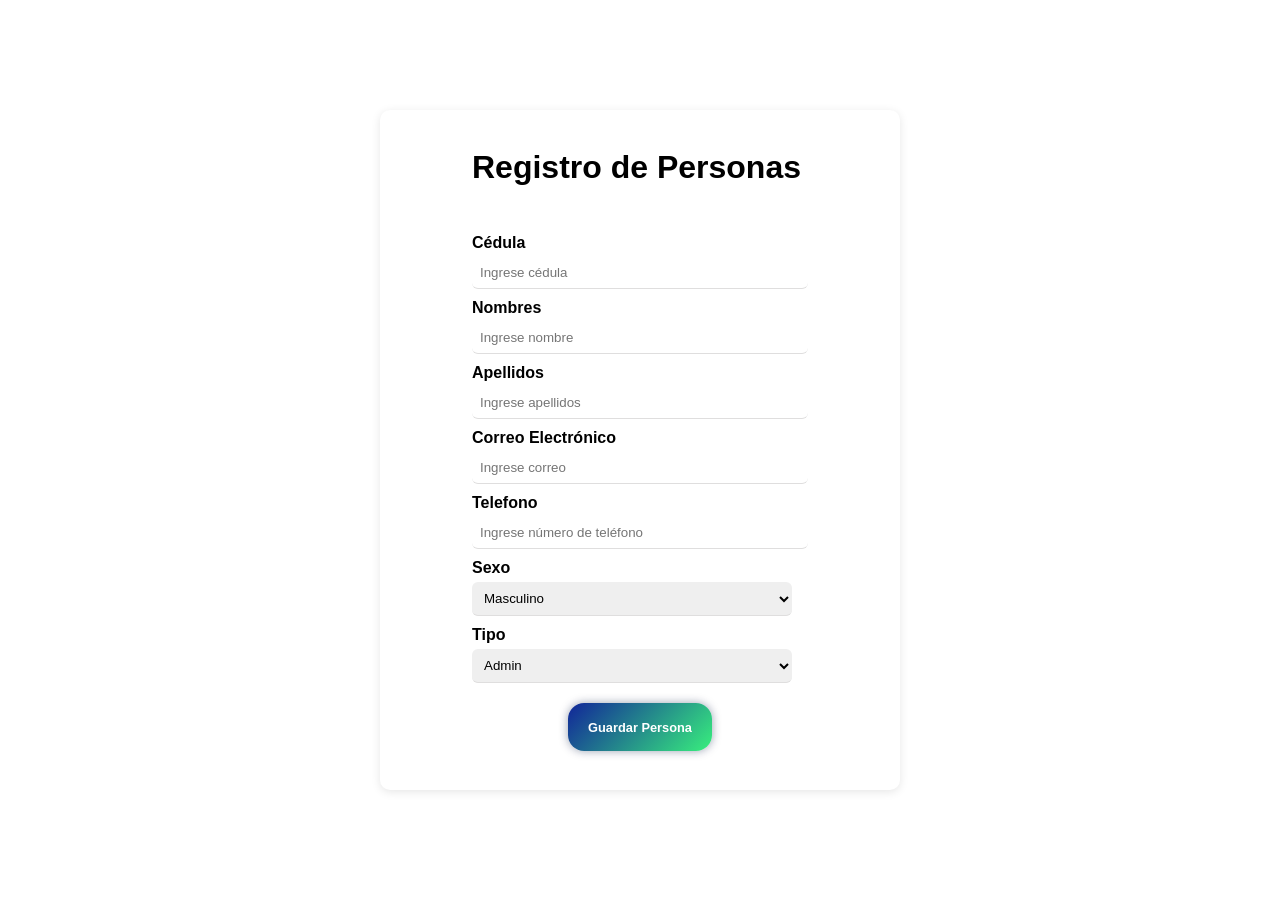
<file: usuarios/index.html>
<!DOCTYPE html>
<html lang="es">
	<head>
		<meta charset="UTF-8" />
		<meta name="viewport" content="width=device-width, initial-scale=1.0" />
		<title>Gestión de Personas</title>
		<link rel="stylesheet" href="styles.css" />
	</head>
	<body>
		<div class="cuadro">
			<div class="inter">
				<h1>Registro de Personas</h1>
				<label>Cédula</label>
				<input type="text" id="cedula" placeholder="Ingrese cédula" />

				<label>Nombres</label>
				<input type="text" id="nombre" placeholder="Ingrese nombre" />

				<label>Apellidos</label>
				<input type="text" id="apellido" placeholder="Ingrese apellidos" />

				<label>Correo Electrónico</label>
				<input type="email" id="email" placeholder="Ingrese correo" />

				<label>Telefono</label>
				<input type="tel" id="tel" placeholder="Ingrese número de teléfono" />

				<label>Sexo</label>
				<select id="sexo">
					<option value="Masculino">Masculino</option>
					<option value="Femenino">Femenino</option>
				</select>

				<label>Tipo</label>
				<select id="tipo">
					<option value="Admin">Admin</option>
					<option value="Usuario">Usuario</option>
				</select>

				<div class="botones">
					<button id="boton">Guardar Persona</button>
				</div>
			</div>
		</div>
		<script src="main.js"></script>
	</body>
</html>
</file>
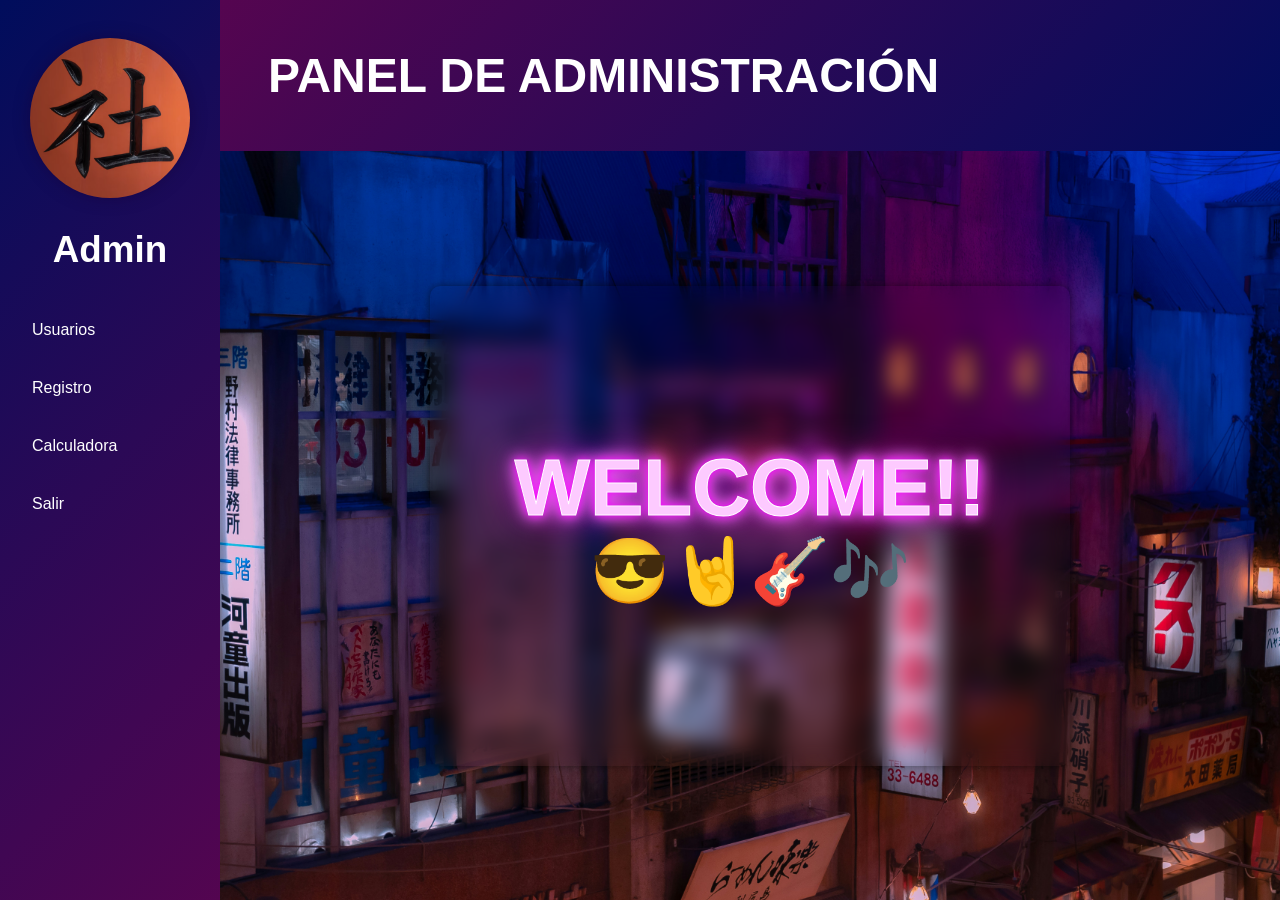
<file: inicio/inico.html>
<!DOCTYPE html>
<html lang="es">
	<head>
		<meta charset="UTF-8" />
		<title>Admin panel</title>
		<link rel="stylesheet" href="../inicio/iniciostyles.css" />
	</head>
	<body>
		<header>
			<h1>Panel de Administración</h1>
		</header>

		<div class="sidebar">
			<div class="algo">
				<img src="../images/Captura de pantalla 2025-11-08 223833.png" alt="" />
				<h2>Admin</h2>
			</div>
			<a href="../usuarios/index.html" target="contenido">Usuarios</a>
			<a href="../usuarios/mostrarusuarios/mostrar.html" id="mostrar" target="contenido"
				>Registro</a
			>
			<a href="../calculadora/html/calculadora.html" target="contenido">Calculadora</a>
			<a href="../login/login.html">Salir</a>
		</div>

		<main>
			<div class="window">
				<h3>WELCOME!!</h3>
				<p>😎🤘🎸🎶</p>
			</div>
			<iframe name="contenido"></iframe>
		</main>
		<script src="inicio.js"></script>
	</body>
</html>
</file>
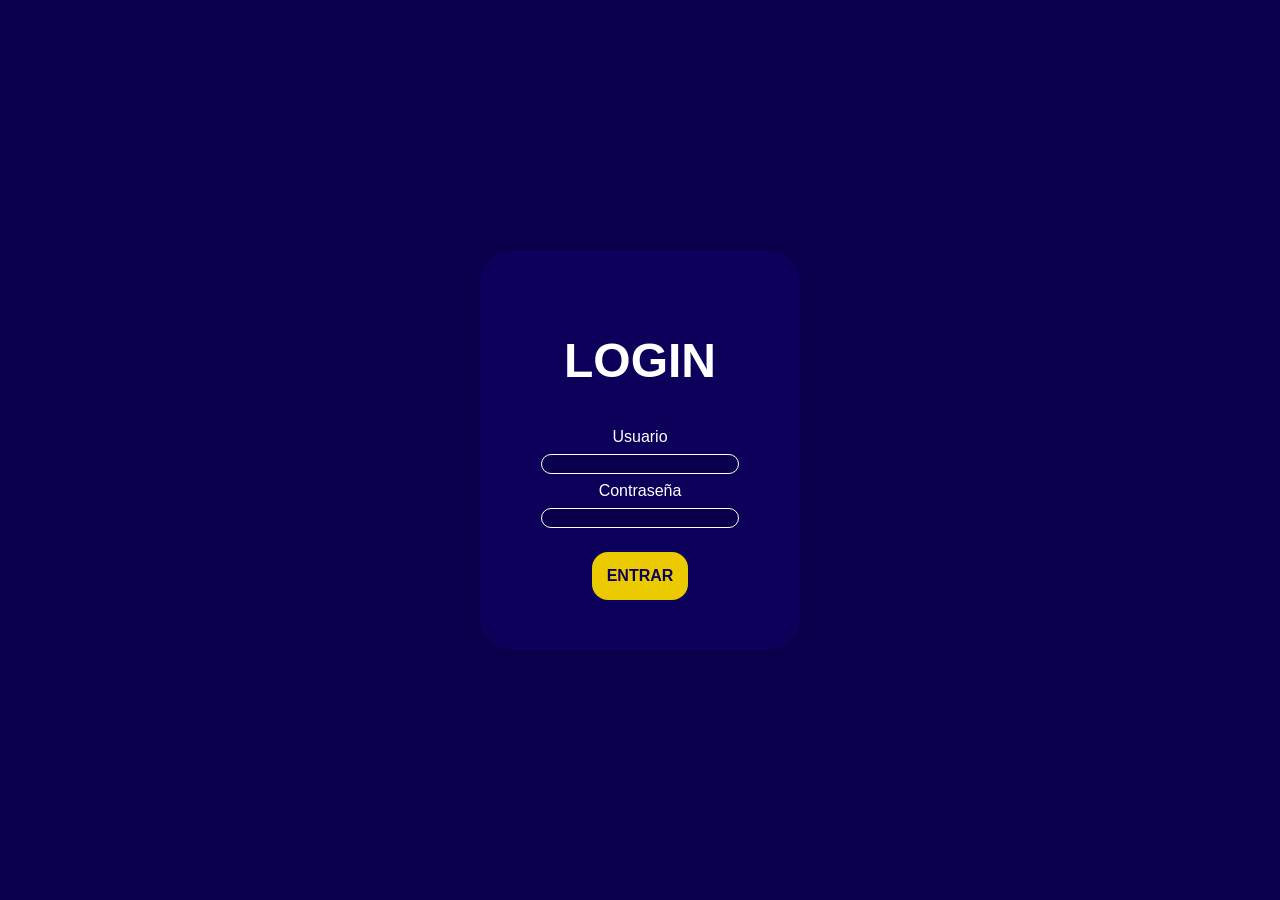
<file: login/login.html>
<!DOCTYPE html>
<html lang="en">
	<head>
		<meta charset="UTF-8" />
		<meta name="viewport" content="width=device-width, initial-scale=1.0" />
		<title>Login</title>
		<link rel="stylesheet" href="../login/loginstyle.css" />
	</head>
	<body>
		<div class="contenedor">
			<h1>LOGIN</h1>
			<label for="">Usuario</label>
			<input type="text" name="" id="usuario" />
			<label for="">Contraseña</label>
			<input type="text" name="" id="clave" />

			<button id="ingresar">ENTRAR</button>
		</div>
		<script src="../login/login.js"></script>
	</body>
</html>
</file>
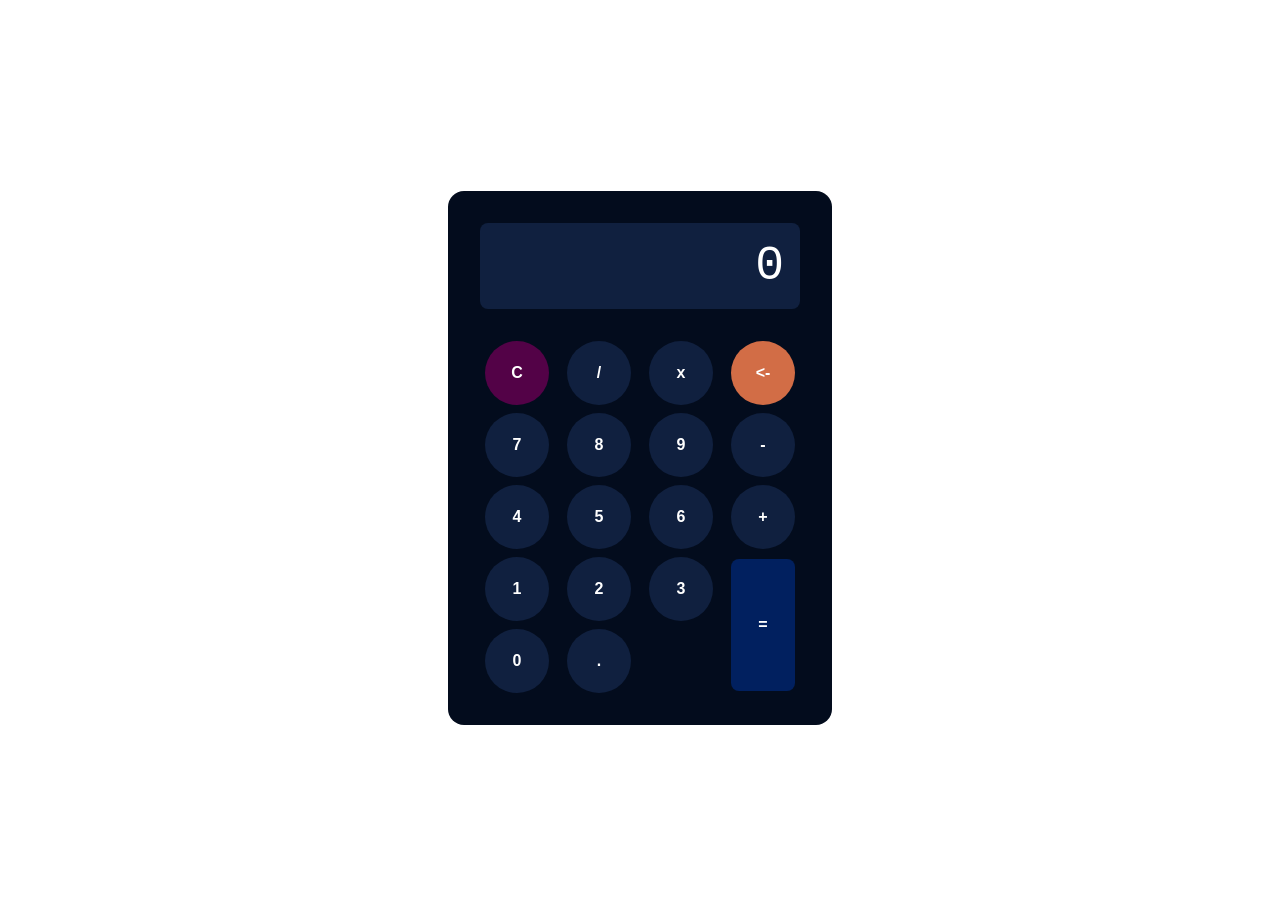
<file: calculadora/html/calculadora.html>
<!DOCTYPE html>
<html lang="en">
	<head>
		<meta charset="UTF-8" />
		<meta name="viewport" content="width=device-width, initial-scale=1.0" />
		<title>Calculator</title>
		<link rel="icon" href="/images/calculadora.png" />
		<link rel="stylesheet" href="../css/calculadorastyles.css" />
	</head>
	<body>
		<div class="calculadora">
			<div class="pantalla">0</div>
			<div class="botones">
				<button id="c" class="bt">C</button>
				<button class="bt">/</button>
				<button class="bt">x</button>
				<button id="borrar" class="bt"><-</button>
				<button class="bt">7</button>
				<button class="bt">8</button>
				<button class="bt">9</button>
				<button class="bt">-</button>
				<button class="bt">4</button>
				<button class="bt">5</button>
				<button class="bt">6</button>
				<button class="bt">+</button>
				<button class="bt">1</button>
				<button class="bt">2</button>
				<button class="bt">3</button>
				<button id="igual" class="bt">=</button>
				<button id="cero" class="bt">0</button>
				<button class="bt">.</button>
			</div>
		</div>

		<script src="../js/calcu.js"></script>
	</body>
</html>
</file>
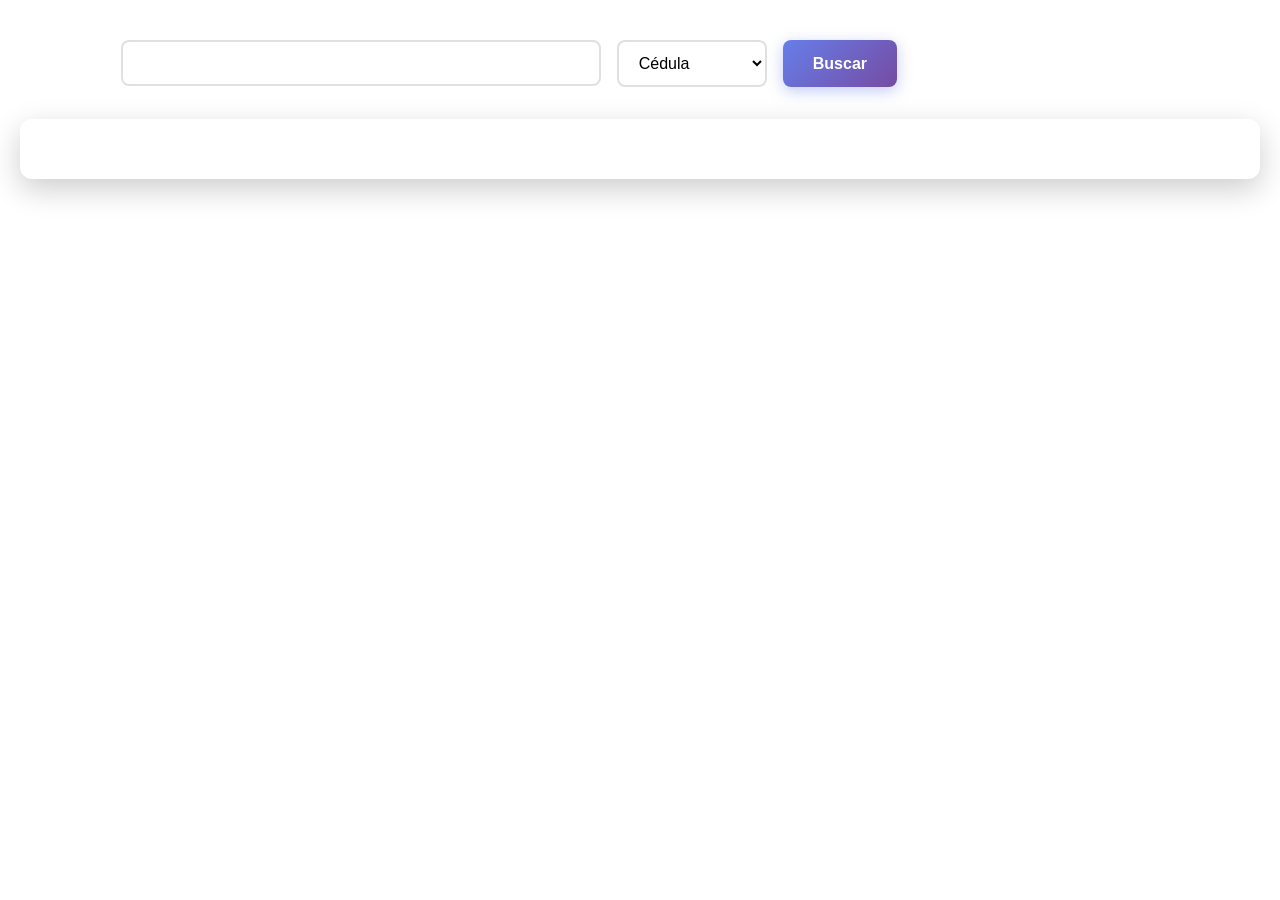
<file: usuarios/mostrarusuarios/mostrar.html>
<!DOCTYPE html>
<html lang="es">
	<head>
		<meta charset="UTF-8" />
		<meta name="viewport" content="width=device-width, initial-scale=1.0" />
		<title>Reportes</title>
		<link rel="stylesheet" href="mostrarstyles.css" />
	</head>
	<body>
		<div class="form-busqueda">
			<div><label for="">Buscar</label><input type="text" id="buscar" /></div>
			<select id="tipoBusqueda">
				<option value="cedula">Cédula</option>
				<option value="nombre">Nombre</option>
			</select>
			<button id="btnBuscar">Buscar</button>
		</div>
		<div class="listas">
			<ul id="lista"></ul>
		</div>

		<div class="modal-overlay" id="modalEditar">
			<div class="modal-content">
				<h2>Editar Usuario</h2>
				<form id="formEditar">
					<div class="form-group">
						<label for="editCedula">Cédula</label>
						<input type="text" id="editCedula" required />
					</div>
					<div class="form-group">
						<label for="editNombre">Nombre</label>
						<input type="text" id="editNombre" required />
					</div>
					<div class="form-group">
						<label for="editApellido">Apellido</label>
						<input type="text" id="editApellido" required />
					</div>
					<div class="form-group">
						<label for="editEmail">Email</label>
						<input type="email" id="editEmail" required />
					</div>
					<div class="form-group">
						<label for="editTel">Teléfono</label>
						<input type="tel" id="editTel" required />
					</div>
					<div class="form-group">
						<label for="editSexo">Sexo</label>
						<select id="editSexo" required>
							<option value="Masculino">Masculino</option>
							<option value="Femenino">Femenino</option>
							<option value="Otro">Otro</option>
						</select>
					</div>
					<div class="form-group">
						<label for="editTipo">Tipo</label>
						<select id="editTipo" required>
							<option value="Admin">Admin</option>
							<option value="Usuario">Usuario</option>
						</select>
					</div>
					<div class="modal-buttons">
						<button type="submit" class="btn-guardar">Guardar Cambios</button>
						<button type="button" class="btn-cancelar" id="btnCancelar">Cancelar</button>
					</div>
				</form>
			</div>
		</div>

		<script src="mostrar.js"></script>
	</body>
</html>
</file>
<file: usuarios/styles.css>
body {
	font-family: Arial, sans-serif;
	margin: 0;
	display: flex;
	justify-content: space-around;
	align-items: center;
	height: 100vh;
}
.cuadro {
	background: #fff;
	padding: 20px;
	border-radius: 10px;
	box-shadow: 0 2px 10px rgba(0, 0, 0, 0.1);
	width: 30rem;
	height: 40rem;
	display: flex;
	flex-direction: column;
	align-items: center;
	justify-content: center;
}

h1 {
	margin: 0 0 3rem 0;
}

label {
	display: block;
	margin-top: 10px;
	font-weight: bold;
}
input,
select {
	width: 20rem;
	padding: 8px;
	margin-top: 5px;
	border-radius: 6px;
	border: 0;
	border-bottom: 1px solid #dfdede;
}

button {
	background: linear-gradient(135deg, #112599 0%, #38ef7d 100%);
	color: white;
	border: none;
	border-radius: 1rem;
	width: 9rem;
	height: 3rem;
	font-size: 0.8rem;
	font-weight: 700;
	margin-top: 20px;
	cursor: pointer;
	transition: 0.2s;
	box-shadow: 0 0 10px rgba(2, 22, 66, 0.4);
}

button:hover {
	transform: translateY(-2px);
	background: linear-gradient(135deg, #112599 0%, #e3f300 100%);
	box-shadow: 0 0 20px rgba(7, 7, 7, 0.4);
}

#mostrar {
	background-color: #00b36e;
}

.botones {
	display: flex;
	justify-content: space-around;
	gap: 1rem;
}
#boton:hover {
	background-color: #0056b3;
}

#mostrar:hover {
	background-color: #018854;
}
button.eliminar {
	background-color: #dc3545;
}
button.eliminar:hover {
	background-color: #a71d2a;
}

.listas {
	background: #fff;
	padding: 20px;
	border-radius: 10px;
	box-shadow: 0 2px 10px rgba(0, 0, 0, 0.1);
	width: 70rem;
	height: 40rem;
	display: flex;
	flex-direction: column;
	align-items: center;
	justify-content: center;
}

.eliminar {
	font-size: 12px;
	margin-left: 0.5rem;
	background-color: #e74c3c;
	color: white;
	border: none;
	border-radius: 4px;
	cursor: pointer;
	width: 5rem;
}

.eliminar:hover {
	background-color: #c0392b;
}
</file>
<file: inicio/iniciostyles.css>
body {
	margin: 0;
	padding: 0;
	box-sizing: border-box;
	font-family: "Rubik", "Franklin Gothic Medium", "Arial Narrow", Arial, sans-serif;
	background-color: #f4f6f9;
	width: 100vw;
	height: 100vh;
	overflow: hidden;
	display: flex;
	flex-direction: column;
}

.sidebar {
	position: fixed;
	top: 0;
	left: 0;
	width: 220px;
	height: 100vh;
	background: linear-gradient(135deg, #000d5c 0%, #550550 100%);
	color: #fff;
	padding: 20px 0 0 0;
	z-index: 1000;
}

h1 {
	color: #ffffff;
	font-size: 3rem;
}

.sidebar a {
	display: block;
	color: #fff;
	padding: 20px 0 20px 2rem;
	text-decoration: none;
}
.sidebar a:hover {
	background-color: #190639;
}

.algo h2 {
	font-size: 2.3rem;
}

.algo {
	display: flex;
	flex-direction: column;
	align-items: center;
	padding-top: 18px;
}

.algo img {
	width: 10rem;
	border-radius: 50%;
	box-shadow: 0 0 15px rgba(22, 1, 54, 0.5);
}

header {
	margin-left: 220px;
	padding: 1rem 3rem;
	background: linear-gradient(135deg, #550550 0%, #000d5c 100%);
	text-transform: uppercase;
}

main {
	position: relative;
	margin-left: 220px;
	height: calc(100vh - 63px);
	overflow: hidden;
}

.card {
	background-color: #fff;
	padding: 20px;
	margin-bottom: 20px;
	border-radius: 8px;
	box-shadow: 0 2px 5px rgba(0, 0, 0, 0.1);
}
.card h2 {
	margin: 0;
	font-size: 18px;
	color: #333;
}
.card p {
	font-size: 24px;
	margin-top: 10px;
	color: #27ae60;
}

iframe {
	width: 100%;
	height: 100%;
	border: none;
	background-image: url(../images/mos-design-gkrcxId0sl0-unsplash.jpg);
	background-size: cover;
	background-position: center;
	background-repeat: no-repeat;
}

.window {
	position: absolute;
	top: 50%;
	left: 50%;
	transform: translate(-50%, -50%);
	width: 40rem;
	height: 30rem;
	backdrop-filter: blur(10px);
	box-shadow: 0 0 5px rgba(0, 0, 0, 0.4);
	z-index: 10;
	border-radius: 10px;
	box-shadow: 0 0 10px rgba(0, 0, 0, 0.5);
	display: flex;
	flex-direction: column;
	align-items: center;
	justify-content: center;
}

.window h3 {
	font-size: 5rem;
	color: #fdcaff;
	-webkit-text-stroke: 1px white;
	text-shadow: 0 0 8px #f700ff, 0 0 15px #f43efa, 0 0 20px #fcabff, 0 0 40px #f700ff;
	margin: 0;
}

.window p {
	font-size: 4rem;
	margin: 0;
}
</file>
<file: login/loginstyle.css>
body {
	background-color: #09004d;
	font-family: "Franklin Gothic Medium", "Arial Narrow", Arial, sans-serif;
	width: 100vw;
	height: 100vh;
	display: flex;
	justify-content: center;
	align-items: center;
	margin: 0;
	padding: 0;
}

h1 {
	color: white;
	font-size: 3rem;
}

label {
	color: white;
	font-size: 1rem;
}

input {
	background-color: #09004d;
	border-radius: 1rem;
	width: 12rem;
	height: 1rem;
	color: white;
	border: 1px solid white;
}

button {
	border: 0;
	width: 6rem;
	height: 3rem;
	border-radius: 1rem;
	font-weight: 700;
	font-size: 1rem;
	font-family: "Franklin Gothic Medium", "Arial Narrow", Arial, sans-serif;
	margin-top: 1rem;
	color: #0b005a;
	background-color: #ebcb00;
	transition: 0.2s;
}

button:hover {
	background-color: red;
}

.contenedor {
	background-color: #0b005a;
	width: 20rem;
	height: 25rem;
	border-radius: 2rem;
	box-shadow: 0 0 1rem rgba(0, 0, 0, 0.1);
	display: flex;
	flex-direction: column;
	align-items: center;
	justify-content: center;
	gap: 0.5rem;
}
</file>
<file: calculadora/css/calculadorastyles.css>
body {
	height: 100vh;
	display: flex;
	align-items: center;
	justify-content: center;
	font-family: "Roboto", Courier, monospace;
}

.calculadora {
	background-color: #030c1d;
	width: 20rem;
	padding: 2rem;
	border-radius: 1rem;
	color: white;
}

.pantalla {
	background-color: #10203f;
	grid-column: 1/-1;
	padding: 1rem;
	border-radius: 0.5rem;
	font-size: 3rem;
	text-align: right;
	margin-bottom: 2rem;
}

.botones {
	display: grid;
	grid-template-columns: repeat(4, 1fr);
	gap: 0.5rem;
	place-items: center;
}

.bt {
	padding: 1rem;
	width: 4rem;
	height: 4rem;
	font-size: 1rem;
	align-items: center;
	justify-content: center;
	border: none;
	border-radius: 50%;
	background-color: #10203f;
	color: white;
	font-weight: 700;
}

.bt:hover {
	background-color: rgb(82, 141, 141);
}

#igual {
	grid-row: span 2;
	height: 8.2rem;
	border-radius: 0.5rem;
	background-color: #01205f;
}

#igual:hover {
	background-color: #033394;
}

#borrar {
	background-color: #d26d46;
}

#borrar:hover {
	background-color: #e9622c;
}

#c {
	background-color: #530247;
}

#c:hover {
	background-color: rgb(78, 11, 11);
}
</file>
<file: usuarios/mostrarusuarios/mostrarstyles.css>
* {
	margin: 0;
	padding: 0;
	box-sizing: border-box;
}

body {
	font-family: "Segoe UI", Tahoma, Geneva, Verdana, sans-serif;
	min-height: 100vh;
	padding: 40px 20px;
}

.container {
	max-width: 1100px;
	margin: 0 auto;
}

.search-section {
	background: #fff;
	padding: 30px;
	border-radius: 12px;
	box-shadow: 0 10px 30px rgba(0, 0, 0, 0.2);
	margin-bottom: 30px;
}

.search-section h1 {
	color: #2c3e50;
	margin-bottom: 25px;
	text-align: center;
	font-size: 28px;
	font-weight: 600;
}

/* Controles de búsqueda */
.search-controls {
	display: flex;
	gap: 15px;
	flex-wrap: wrap;
	align-items: flex-end;
}

.input-group {
	flex: 1;
	min-width: 200px;
}

.input-group label {
	display: block;
	margin-bottom: 8px;
	color: #555;
	font-weight: 500;
	font-size: 14px;
}

label {
	font-weight: 700;
	margin-right: 0.5rem;
	font-size: 25px;
}

#buscar {
	width: 30rem;
	padding: 12px 16px;
	font-size: 16px;
	border: 2px solid #e0e0e0;
	border-radius: 8px;
	transition: all 0.3s ease;
	outline: none;
}

#buscar:focus {
	border-color: #667eea;
	box-shadow: 0 0 0 3px rgba(102, 126, 234, 0.1);
}

#tipoBusqueda {
	padding: 12px 16px;
	font-size: 16px;
	border: 2px solid #e0e0e0;
	border-radius: 8px;
	background: #fff;
	cursor: pointer;
	transition: all 0.3s ease;
	outline: none;
	min-width: 150px;
}

.form-busqueda {
	display: flex;
	gap: 1rem;
	margin-bottom: 2rem;
}
.form-busqueda label {
	color: white;
	margin-right: 1rem;
}

#tipoBusqueda:focus {
	border-color: #667eea;
	box-shadow: 0 0 0 3px rgba(102, 126, 234, 0.1);
}

#btnBuscar {
	padding: 12px 30px;
	font-size: 16px;
	font-weight: 600;
	background: linear-gradient(135deg, #667eea 0%, #764ba2 100%);
	color: #fff;
	border: none;
	border-radius: 8px;
	cursor: pointer;
	transition: all 0.3s ease;
	box-shadow: 0 4px 15px rgba(102, 126, 234, 0.4);
}

#btnBuscar:hover {
	transform: translateY(-2px);
}

.listas {
	background: #fff;
	padding: 30px;
	border-radius: 12px;
	box-shadow: 0 10px 30px rgba(0, 0, 0, 0.2);
}

.listas h2 {
	color: #2c3e50;
	margin-bottom: 25px;
	text-align: center;
	font-size: 24px;
	font-weight: 600;
}

/* Lista de personas */
#lista {
	list-style: none;
}

#lista li {
	background: linear-gradient(135deg, #f5f7fa 0%, #c3cfe2 100%);
	padding: 20px;
	margin-bottom: 15px;
	border-radius: 10px;
	display: flex;
	justify-content: space-between;
	align-items: center;
	transition: all 0.3s ease;
	box-shadow: 0 2px 8px rgba(0, 0, 0, 0.1);
	flex-wrap: wrap;
	gap: 15px;
}

#lista li:last-child {
	margin-bottom: 0;
}

.persona-info {
	flex: 1;
	color: #2c3e50;
	font-size: 15px;
	line-height: 1.5;
	word-break: break-word;
}

button.eliminar {
	background: linear-gradient(135deg, #ee0979 0%, #ff6a00 100%);
	color: #fff;
	border: none;
	padding: 10px 24px;
	border-radius: 8px;
	cursor: pointer;
	font-weight: 600;
	font-size: 14px;
	transition: all 0.3s ease;
	box-shadow: 0 4px 15px rgba(238, 9, 121, 0.3);
}

button.eliminar:hover {
	transform: translateY(-2px);
	box-shadow: 0 6px 20px rgba(238, 9, 121, 0.5);
}

button.eliminar:active {
	transform: translateY(0);
}

.empty-state {
	text-align: center;
	padding: 60px 20px;
	color: #7f8c8d;
}

.empty-state p {
	font-size: 18px;
	margin-bottom: 10px;
}

@media (max-width: 768px) {
	body {
		padding: 20px 10px;
	}

	.search-section,
	.listas {
		padding: 20px;
	}

	.search-controls {
		flex-direction: column;
	}

	.input-group {
		width: 100%;
	}

	#btnBuscar {
		width: 100%;
	}

	#lista li {
		flex-direction: column;
		align-items: flex-start;
	}

	button.eliminar {
		width: 100%;
	}
}

#lista li {
	animation: fadeIn 0.4s ease;
}

.persona-info {
	display: grid;
	grid-template-columns: repeat(auto-fit, minmax(200px, 1fr));
	gap: 12px;
	flex: 1;
}

.info-item {
	display: flex;
	flex-direction: column;
}

.info-label {
	font-size: 11px;
	font-weight: 600;
	color: #5a67d8;
	text-transform: uppercase;
	letter-spacing: 0.5px;
	margin-bottom: 4px;
}

.info-value {
	font-size: 15px;
	color: #2d3748;
	font-weight: 500;
}

.btn-actions {
	display: flex;
	gap: 10px;
	flex-wrap: wrap;
}

button.editar {
	background: linear-gradient(135deg, #4facfe 0%, #00f2fe 100%);
	color: #fff;
	border: none;
	padding: 10px 24px;
	border-radius: 8px;
	cursor: pointer;
	font-weight: 600;
	font-size: 14px;
	transition: all 0.3s ease;
	box-shadow: 0 4px 15px rgba(79, 172, 254, 0.3);
}

button.editar:hover {
	transform: translateY(-2px);
	box-shadow: 0 6px 20px rgba(79, 172, 254, 0.5);
}

button.editar:active {
	transform: translateY(0);
}

/* Modal de edición */
.modal-overlay {
	display: none;
	position: fixed;
	top: 0;
	left: 0;
	width: 100%;
	height: 100%;
	background: rgba(0, 0, 0, 0.6);
	z-index: 1000;
	justify-content: center;
	align-items: center;
	animation: fadeIn 0.3s ease;
}

.modal-overlay.active {
	display: flex;
}

.modal-content {
	background: #fff;
	padding: 28px;
	border-radius: 12px;
	width: 90%;
	max-width: 360px;
	box-shadow: 0 20px 60px rgba(0, 0, 0, 0.3);
	animation: slideUp 0.3s ease;
}

@keyframes fadeIn {
	from {
		opacity: 0;
	}
	to {
		opacity: 1;
	}
}

@keyframes slideUp {
	from {
		transform: translateY(30px);
		opacity: 0;
	}
	to {
		transform: translateY(0);
		opacity: 1;
	}
}

.modal-content h2 {
	font-size: 19px;
	margin-bottom: 20px;
}

.form-group {
	margin-bottom: 16px;
}

.form-group label {
	display: block;
	margin-bottom: 6px;
	color: #555;
	font-weight: 600;
	font-size: 11px;
}

.form-group input,
.form-group select {
	width: 100%;
	padding: 10px 13px;
	font-size: 12px;
	border: 2px solid #e0e0e0;
	border-radius: 6px;
	transition: all 0.3s ease;
	outline: none;
}

.form-group input:focus,
.form-group select:focus {
	border-color: #4facfe;
	box-shadow: 0 0 0 3px rgba(79, 172, 254, 0.1);
}

.modal-buttons {
	display: flex;
	gap: 10px;
	margin-top: 24px;
}

.btn-guardar,
.btn-cancelar {
	flex: 1;
	padding: 10px 20px;
	font-size: 13px;
	font-weight: 600;
	border: none;
	border-radius: 6px;
	cursor: pointer;
	transition: all 0.3s ease;
}

.btn-guardar {
	background: linear-gradient(135deg, #11998e 0%, #38ef7d 100%);
	color: #fff;
	box-shadow: 0 4px 15px rgba(56, 239, 125, 0.3);
}

.btn-guardar:hover {
	transform: translateY(-2px);
	box-shadow: 0 6px 20px rgba(56, 239, 125, 0.4);
}

.btn-cancelar {
	background: linear-gradient(135deg, #bdc3c7 0%, #95a5a6 100%);
	color: #fff;
	box-shadow: 0 4px 15px rgba(149, 165, 166, 0.3);
}

.btn-cancelar:hover {
	transform: translateY(-2px);
	box-shadow: 0 6px 20px rgba(149, 165, 166, 0.4);
}

@media (max-width: 768px) {
	.btn-actions {
		width: 100%;
	}

	.btn-actions button {
		flex: 1;
	}

	.modal-content {
		padding: 20px;
		width: 95%;
	}

	.modal-buttons {
		flex-direction: column;
	}
}
</file>
